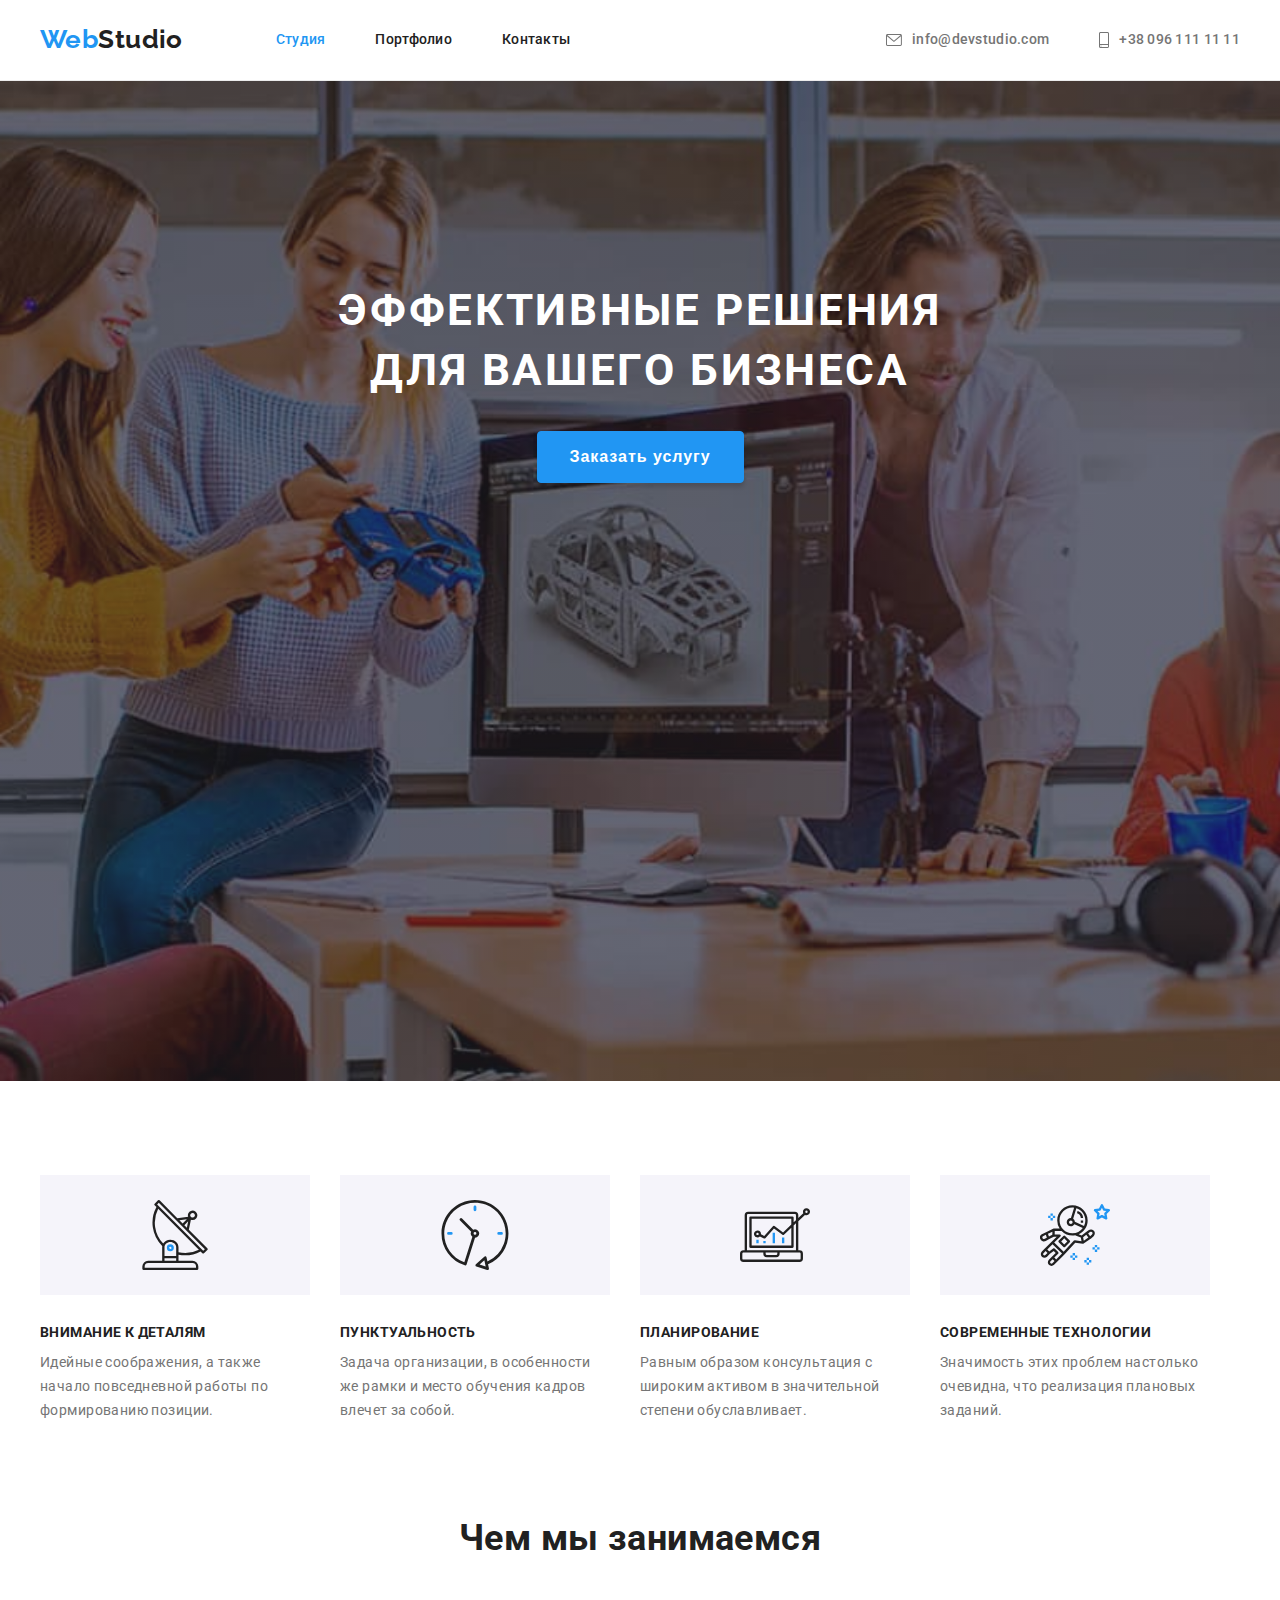
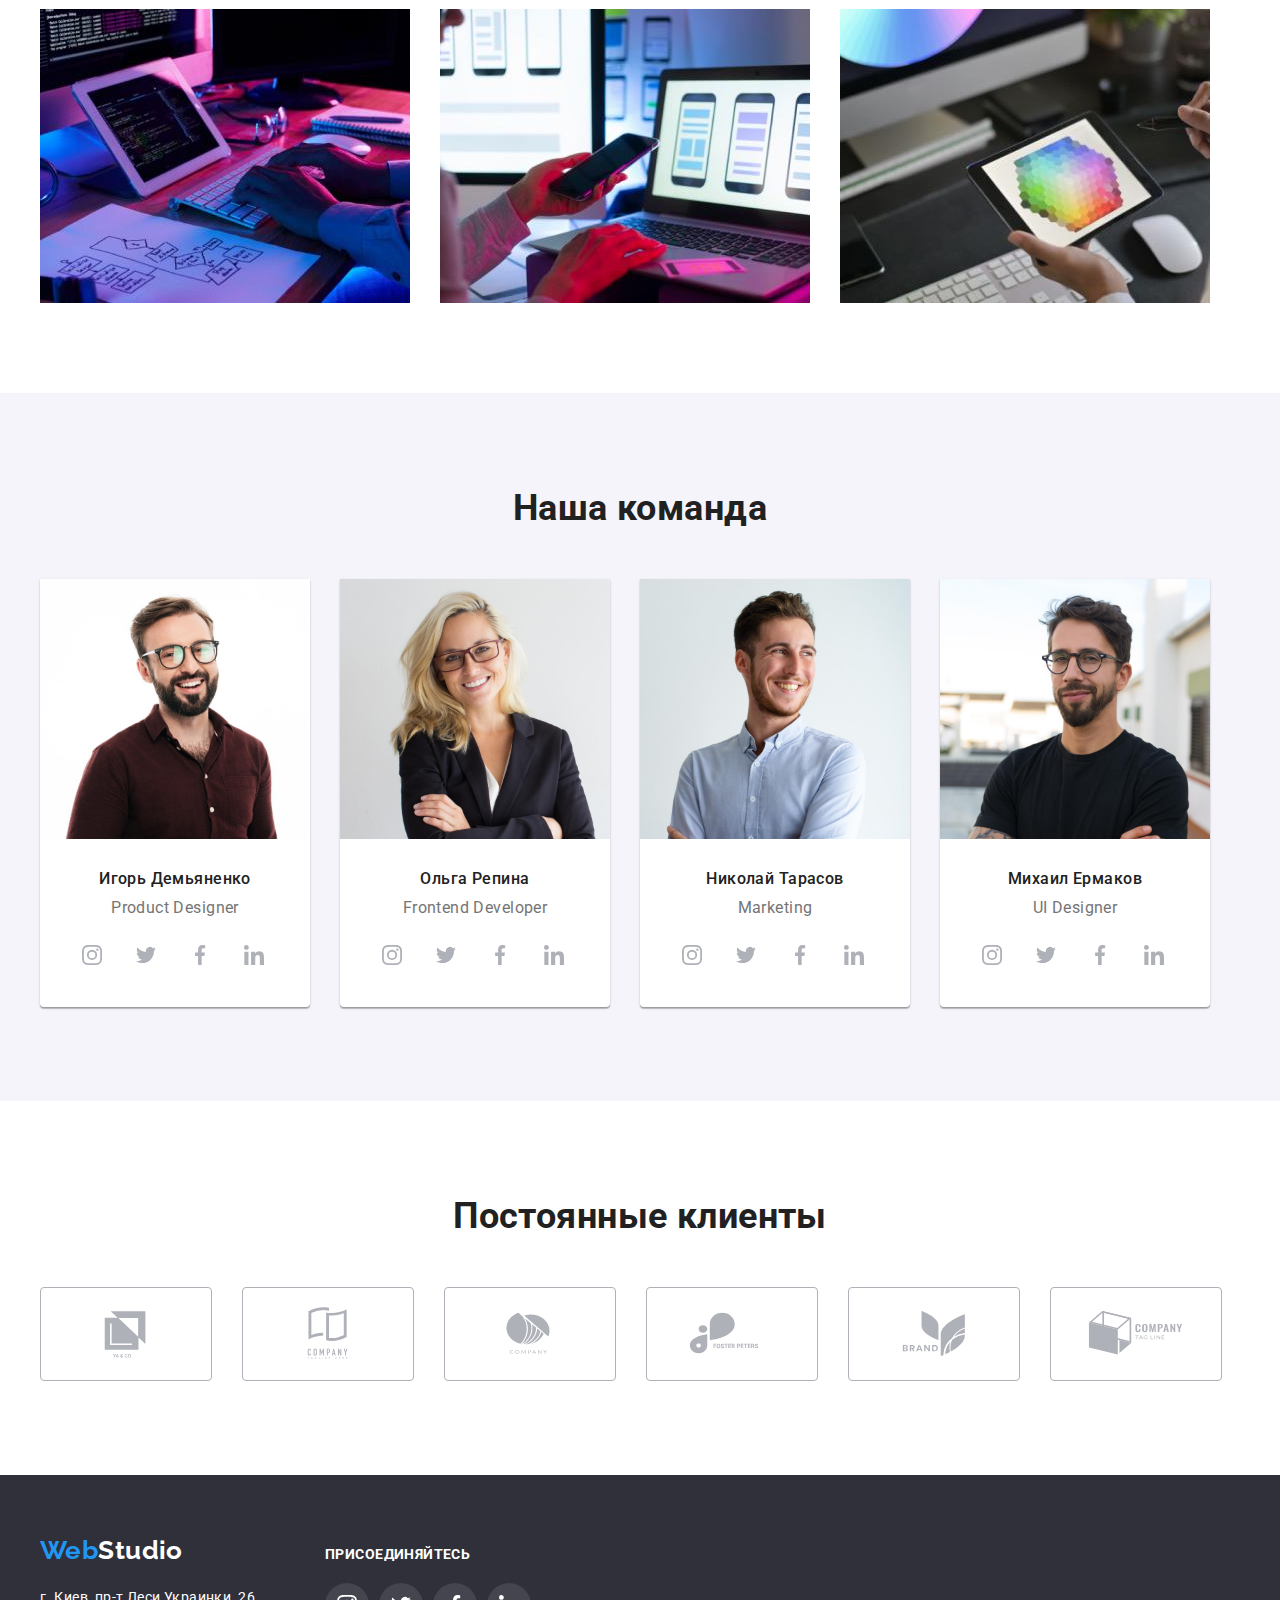
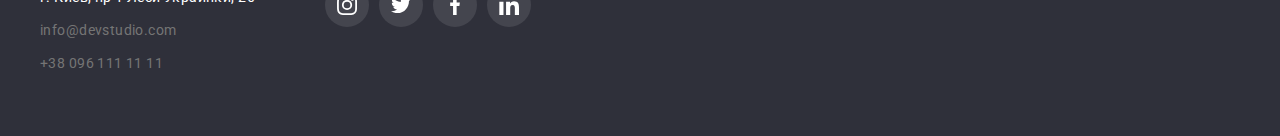
<file: index.html>
<!DOCTYPE html>
<html lang="ru">
  <head>
    <meta charset="UTF-8" />
    <meta http-equiv="X-UA-Compatible" content="IE=edge" />
    <meta name="viewport" content="width=device-width, initial-scale=1.0" />
    <title>WEB STUDIO</title>
    <link rel="preconnect" href="https://fonts.googleapis.com" />
    <link rel="preconnect" href="https://fonts.gstatic.com" crossorigin />
    <link
      href="https://fonts.googleapis.com/css2?family=Raleway:wght@700&family=Roboto:wght@400;500;700;900&display=swap"
      rel="stylesheet"
    />
    <link
      rel="stylesheet"
      href="https://cdnjs.cloudflare.com/ajax/libs/modern-normalize/1.1.0/modern-normalize.min.css"
      integrity="sha512-wpPYUAdjBVSE4KJnH1VR1HeZfpl1ub8YT/NKx4PuQ5NmX2tKuGu6U/JRp5y+Y8XG2tV+wKQpNHVUX03MfMFn9Q=="
      crossorigin="anonymous"
      referrerpolicy="no-referrer"
    />
    <link rel="stylesheet" href="./css/styles.css" />
  </head>
  <body>
    <!--High line site-->
    <header class="page-header">
      <div class="conteiner header">
        <!--Name studio-->
        <nav class="site-nav">
          <a href="./index.html" class="logo"><span class="web">Web</span>Studio</a>
          <!--menu navigation-->
          <ul class="site-nav list">
            <li class="site-nav item">
              <a href="./index.html" class="link current">Студия</a>
            </li>
            <li class="site-nav item">
              <a href="./portfolio.html" class="link">Портфолио</a>
            </li>
            <li class="site-nav item">
              <a href="" class="link">Контакты</a>
            </li>
          </ul>
        </nav>
        <!--mail&Telefone-->
        <ul class="contacts list">
          <li class="contacts item">
            <a href="mailto:info@devstudio.com" class="mail">
              <svg class="icon-mail">
                <use href="./images/symbol-defs.svg#icon-mail-icon"></use>
              </svg>
              info@devstudio.com</a
            >
          </li>
          <li class="contacts item">
            <a href="tel:+380961111111" class="tel">
              <svg class="icon-tel">
                <use href="./images/symbol-defs.svg#icon-icon-tel"></use>
              </svg>
              +38 096 111 11 11</a
            >
          </li>
        </ul>
      </div>
    </header>
    <main>
      <!--Shapka-->
      <section class="hero overlay">
        <div class="conteiner">
          <h1 class="hero-title">Эффективные решения для вашего бизнеса</h1>
          <button type="button" class="button">Заказать услугу</button>
        </div>
      </section>
      <!--Peculiarities-->
      <section class="peculiarities">
        <div class="conteiner">
          <h2 class="section-title visually-hidden">Особенности</h2>
          <ul class="section list">
            <li class="peculiarities-item attention">
              <div class="icon-peculiarities">
                <svg class="icon-item-peculiarities">
                  <use href="./images/symbol-defs.svg#icon-antenna"></use>
                </svg>
              </div>
              <h3 class="title">Внимание к деталям</h3>
              <p class="discription">
                Идейные соображения, а также начало повседневной работы по формированию позиции.
              </p>
            </li>
            <li class="peculiarities-item punctuality">
              <div class="icon-peculiarities">
                <svg class="icon-item-peculiarities">
                  <use href="./images/symbol-defs.svg#icon-clock"></use>
                </svg>
              </div>
              <h3 class="title">Пунктуальность</h3>
              <p class="discription">
                Задача организации, в особенности же рамки и место обучения кадров влечет за собой.
              </p>
            </li>
            <li class="peculiarities-item planning">
              <div class="icon-peculiarities">
                <svg class="icon-item-peculiarities">
                  <use href="./images/symbol-defs.svg#icon-diagram"></use>
                </svg>
              </div>
              <h3 class="title">Планирование</h3>
              <p class="discription">
                Равным образом консультация с широким активом в значительной степени обуславливает.
              </p>
            </li>
            <li class="peculiarities-item technology">
              <div class="icon-peculiarities">
                <svg class="icon-item-peculiarities">
                  <use href="./images/symbol-defs.svg#icon-astronaut"></use>
                </svg>
              </div>
              <h3 class="title">Современные технологии</h3>
              <p class="discription">
                Значимость этих проблем настолько очевидна, что реализация плановых заданий.
              </p>
            </li>
          </ul>
        </div>
      </section>
      <!--What are we doing-->
      <section class="works">
        <div class="conteiner">
          <h2 class="section-title">Чем мы занимаемся</h2>
          <ul class="work list">
            <li class="work-list-process">
              <img class="work-process" src="./images/box1.jpg" alt="описание1" width="370" />
            </li>
            <li class="work-list-process">
              <img class="work-process" src="./images/box2.jpg" alt="описание2" width="370" />
            </li>
            <li class="work-list-process">
              <img class="work-process" src="./images/box3.jpg" alt="описание3" width="370" />
            </li>
          </ul>
        </div>
      </section>
      <!--Our team-->
      <section class="team">
        <div class="conteiner">
          <h2 class="section-title">Наша команда</h2>
          <ul class="team list">
            <li class="team-list-card">
              <img
                class="team list image"
                src="./images/img.jpg"
                alt="Игорь Демьяненко"
                width="270"
              />
              <div class="team-card-disc">
                <h3 class="name">Игорь Демьяненко</h3>
                <p class="discription">Product Designer</p>
                <ul class="team list network">
                  <li class="network-item">
                    <a href="" class="link-network">
                      <svg class="icon-network">
                        <use href="./images/symbol-defs.svg#icon-instagram"></use>
                      </svg>
                    </a>
                  </li>
                  <li class="network-item">
                    <a href="" class="link-network">
                      <svg class="icon-network">
                        <use href="./images/symbol-defs.svg#icon-twitter"></use>
                      </svg>
                    </a>
                  </li>
                  <li class="network-item">
                    <a href="" class="link-network">
                      <svg class="icon-network">
                        <use href="./images/symbol-defs.svg#icon-facebook"></use>
                      </svg>
                    </a>
                  </li>
                  <li class="network-item">
                    <a href="" class="link-network">
                      <svg class="icon-network">
                        <use href="./images/symbol-defs.svg#icon-linkedin"></use>
                      </svg>
                    </a>
                  </li>
                </ul>
              </div>
            </li>
            <li class="team-list-card">
              <img
                class="team list image"
                src="./images/img_2.jpg"
                alt="Ольга Репина"
                width="270"
              />
              <div class="team-card-disc">
                <h3 class="name">Ольга Репина</h3>
                <p class="discription">Frontend Developer</p>
                <ul class="team list network">
                  <li class="network-item">
                    <a href="" class="link-network">
                      <svg class="icon-network">
                        <use href="./images/symbol-defs.svg#icon-instagram"></use>
                      </svg>
                    </a>
                  </li>
                  <li class="network-item">
                    <a href="" class="link-network">
                      <svg class="icon-network">
                        <use href="./images/symbol-defs.svg#icon-twitter"></use>
                      </svg>
                    </a>
                  </li>
                  <li class="network-item">
                    <a href="" class="link-network">
                      <svg class="icon-network">
                        <use href="./images/symbol-defs.svg#icon-facebook"></use>
                      </svg>
                    </a>
                  </li>
                  <li class="network-item">
                    <a href="" class="link-network">
                      <svg class="icon-network">
                        <use href="./images/symbol-defs.svg#icon-linkedin"></use>
                      </svg>
                    </a>
                  </li>
                </ul>
              </div>
            </li>
            <li class="team-list-card">
              <img
                class="team list image"
                src="./images/img_3.jpg"
                alt="Николай Тарасов"
                width="270"
              />
              <div class="team-card-disc">
                <h3 class="name">Николай Тарасов</h3>
                <p class="discription">Marketing</p>
                <ul class="team list network">
                  <li class="network-item">
                    <a href="" class="link-network">
                      <svg class="icon-network">
                        <use href="./images/symbol-defs.svg#icon-instagram"></use>
                      </svg>
                    </a>
                  </li>
                  <li class="network-item">
                    <a href="" class="link-network">
                      <svg class="icon-network">
                        <use href="./images/symbol-defs.svg#icon-twitter"></use>
                      </svg>
                    </a>
                  </li>
                  <li class="network-item">
                    <a href="" class="link-network">
                      <svg class="icon-network">
                        <use href="./images/symbol-defs.svg#icon-facebook"></use>
                      </svg>
                    </a>
                  </li>
                  <li class="network-item">
                    <a href="" class="link-network">
                      <svg class="icon-network">
                        <use href="./images/symbol-defs.svg#icon-linkedin"></use>
                      </svg>
                    </a>
                  </li>
                </ul>
              </div>
            </li>
            <li class="team-list-card">
              <img
                class="team list image"
                src="./images/img_4.jpg"
                alt="Михаил Ермаков"
                width="270"
              />
              <div class="team-card-disc">
                <h3 class="name">Михаил Ермаков</h3>
                <p class="discription">UI Designer</p>
                <ul class="team list network">
                  <li class="network-item">
                    <a href="" class="link-network">
                      <svg class="icon-network">
                        <use href="./images/symbol-defs.svg#icon-instagram"></use>
                      </svg>
                    </a>
                  </li>
                  <li class="network-item">
                    <a href="" class="link-network">
                      <svg class="icon-network">
                        <use href="./images/symbol-defs.svg#icon-twitter"></use>
                      </svg>
                    </a>
                  </li>
                  <li class="network-item">
                    <a href="" class="link-network">
                      <svg class="icon-network">
                        <use href="./images/symbol-defs.svg#icon-facebook"></use>
                      </svg>
                    </a>
                  </li>
                  <li class="network-item">
                    <a href="" class="link-network">
                      <svg class="icon-network">
                        <use href="./images/symbol-defs.svg#icon-linkedin"></use>
                      </svg>
                    </a>
                  </li>
                </ul>
              </div>
            </li>
          </ul>
        </div>
      </section>
      <!-- Section our clients -->
      <section class="clients">
        <div class="conteiner">
          <h2 class="section-title">Постоянные клиенты</h2>
          <ul class="clients list">
            <li class="clients-list-item">
              <a href="" class="link-clients">
                <svg class="icon-clients">
                  <use href="./images/symbol-defs.svg#icon-logo-yaco"></use>
                </svg>
              </a>
            </li>
            <li class="clients-list-item">
              <a href="" class="link-clients">
                <svg class="icon-clients">
                  <use href="./images/symbol-defs.svg#icon-logo-company-teg-line"></use>
                </svg>
              </a>
            </li>
            <li class="clients-list-item">
              <a href="" class="link-clients">
                <svg class="icon-clients">
                  <use href="./images/symbol-defs.svg#icon-logo-company"></use>
                </svg>
              </a>
            </li>
            <li class="clients-list-item">
              <a href="" class="link-clients">
                <svg class="icon-clients">
                  <use href="./images/symbol-defs.svg#icon-logo-foster-peters"></use>
                </svg>
              </a>
            </li>
            <li class="clients-list-item">
              <a href="" class="link-clients">
                <svg class="icon-clients">
                  <use href="./images/symbol-defs.svg#icon-logo-brand"></use>
                </svg>
              </a>
            </li>
            <li class="clients-list-item">
              <a href="" class="link-clients">
                <svg class="icon-clients">
                  <use href="./images/symbol-defs.svg#icon-logo-companytl"></use>
                </svg>
              </a>
            </li>
          </ul>
        </div>
      </section>
    </main>
    <footer class="footer">
      <div class="conteiner social-icons">
        <div class="logo-address">
          <!--Name studio-->
          <a href="./index.html" class="logo-footer"><span class="web">Web</span>Studio</a>
          <!-- address -->
          <address class="adress">
            <ul class="adress list">
              <li class="adress-list-item">
                <a
                  href="https://goo.gl/maps/HPNhDswtwEFeR7fT9"
                  target="_blank"
                  rel="noopener noreferrer"
                  class="adress-post"
                  >г. Киев, пр-т Леси Украинки, 26</a
                >
              </li>
              <li class="adress-list-item">
                <a href="mailto:info@devstudio.com" class="mail">info@devstudio.com</a>
              </li>
              <li class="adress-list-item">
                <a href="tel:+380961111111" class="tel">+38 096 111 11 11</a>
              </li>
            </ul>
          </address>
        </div>
        <div class="social-links">
          <h2 class="sicial-links-title">присоединяйтесь</h2>
          <ul class="social-links list">
            <li class="social-list-items">
              <a href="" class="links-social-icon">
                <svg class="icon"><use href="./images/symbol-defs.svg#icon-instagram"></use></svg>
              </a>
            </li>
            <li class="social-list-items">
              <a href="" class="links-social-icon">
                <svg class="icon"><use href="./images/symbol-defs.svg#icon-twitter"></use></svg>
              </a>
            </li>
            <li class="social-list-items">
              <a href="" class="links-social-icon">
                <svg class="icon"><use href="./images/symbol-defs.svg#icon-facebook"></use></svg>
              </a>
            </li>
            <li class="social-list-items">
              <a href="" class="links-social-icon">
                <svg class="icon"><use href="./images/symbol-defs.svg#icon-linkedin"></use></svg>
              </a>
            </li>
          </ul>
        </div>
      </div>
    </footer>
  </body>
</html>
</file>
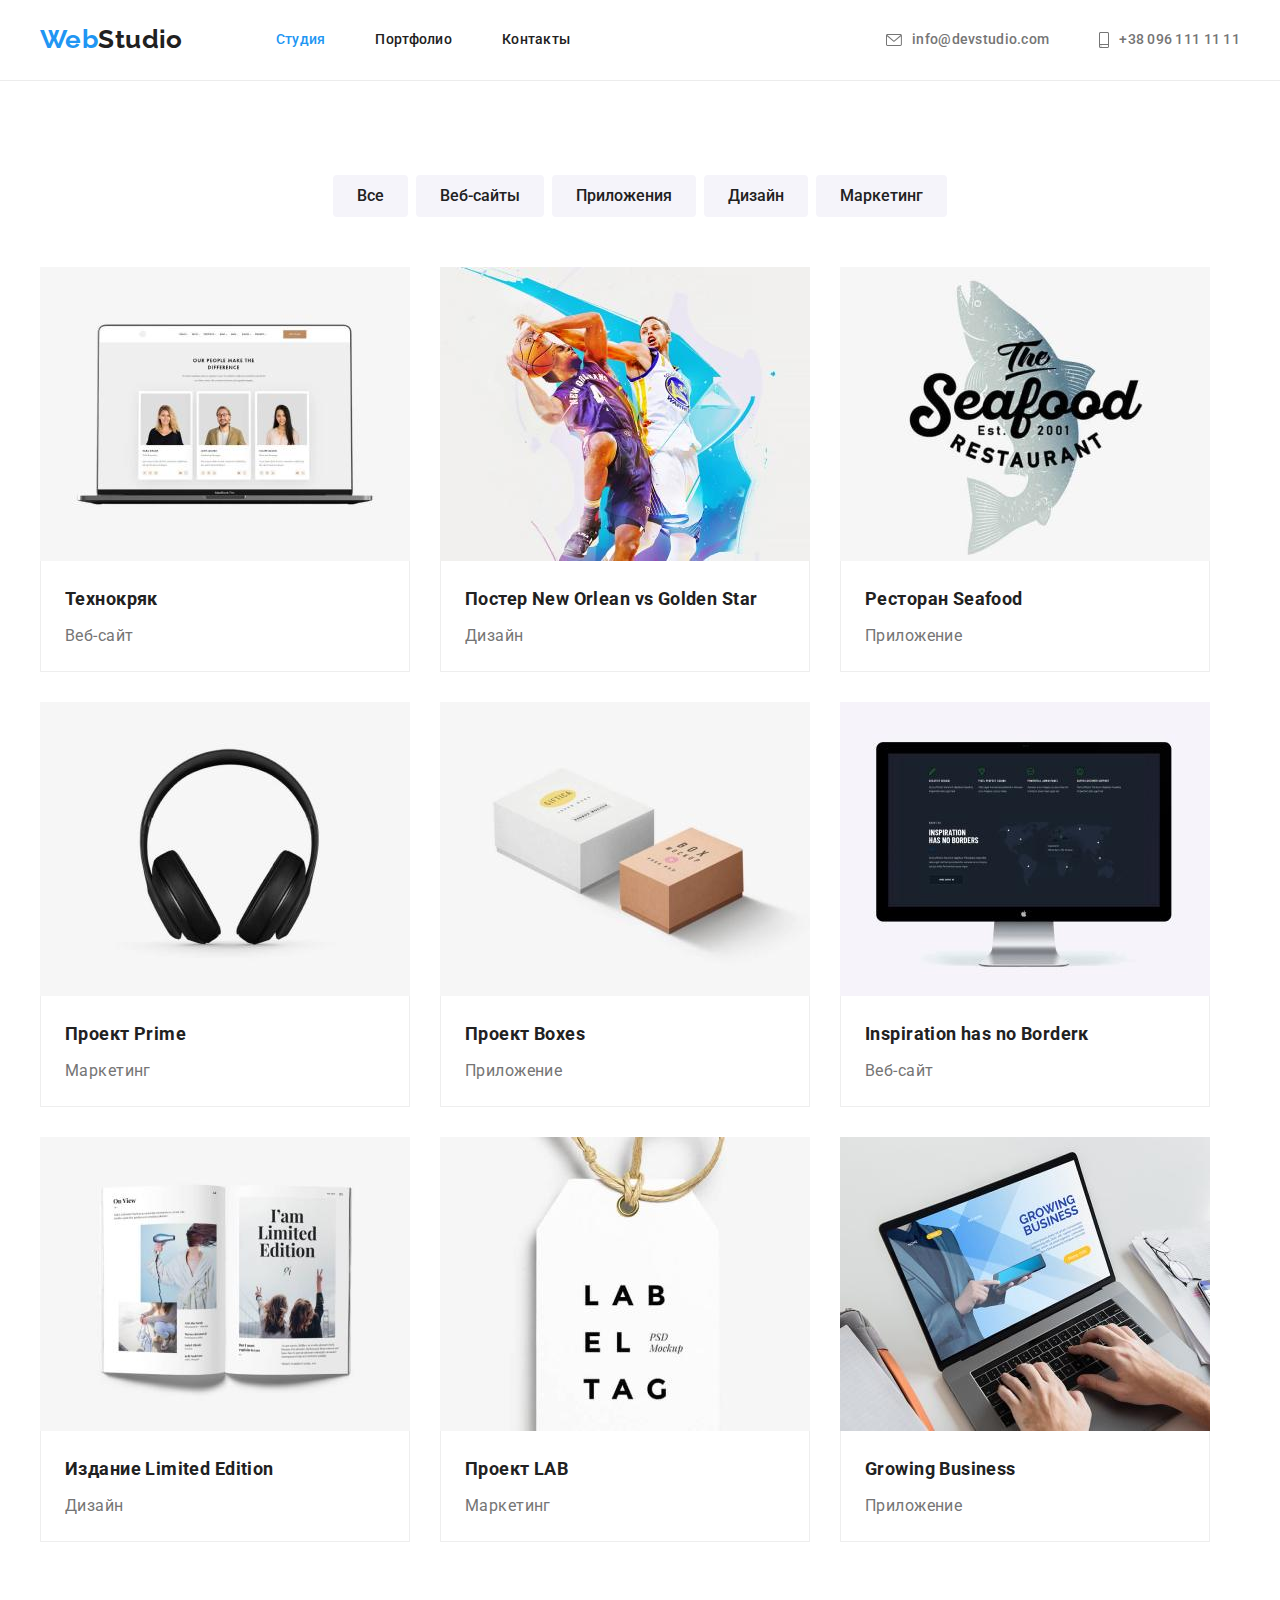
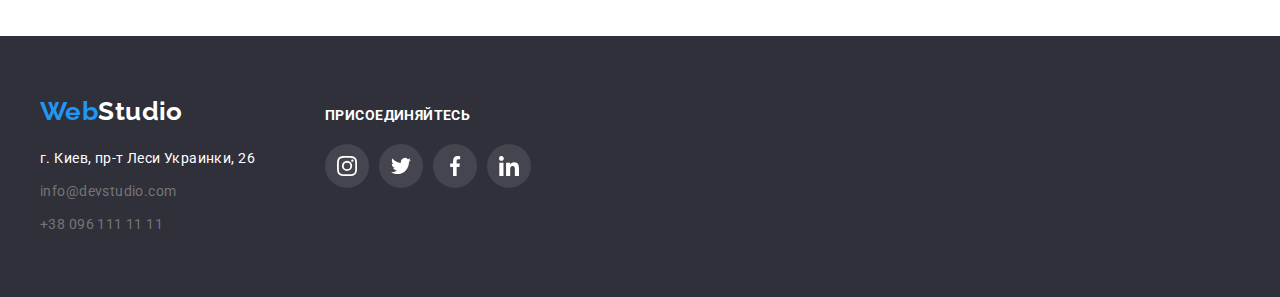
<file: portfolio.html>
<!DOCTYPE html>
<html lang="ru">
  <head>
    <meta charset="UTF-8" />
    <meta http-equiv="X-UA-Compatible" content="IE=edge" />
    <meta name="viewport" content="width=device-width, initial-scale=1.0" />
    <title>Портфолио</title>
    <link rel="preconnect" href="https://fonts.googleapis.com" />
    <link rel="preconnect" href="https://fonts.gstatic.com" crossorigin />
    <link
      href="https://fonts.googleapis.com/css2?family=Raleway:wght@700&family=Roboto:wght@400;500;700;900&display=swap"
      rel="stylesheet"
    />
    <link
      rel="stylesheet"
      href="https://cdnjs.cloudflare.com/ajax/libs/modern-normalize/1.1.0/modern-normalize.min.css"
      integrity="sha512-wpPYUAdjBVSE4KJnH1VR1HeZfpl1ub8YT/NKx4PuQ5NmX2tKuGu6U/JRp5y+Y8XG2tV+wKQpNHVUX03MfMFn9Q=="
      crossorigin="anonymous"
      referrerpolicy="no-referrer"
    />
    <link rel="stylesheet" href="./css/styles.css" />
  </head>
  <body>
    <!--High line site-->
    <header class="page-header">
      <div class="conteiner header">
        <!--Name studio-->
        <nav class="site-nav">
          <a href="./index.html" class="logo"><span class="web">Web</span>Studio</a>
          <!--menu navigation-->
          <ul class="site-nav list">
            <li class="site-nav item">
              <a href="./index.html" class="link current">Студия</a>
            </li>
            <li class="site-nav item">
              <a href="./portfolio.html" class="link">Портфолио</a>
            </li>
            <li class="site-nav item">
              <a href="" class="link">Контакты</a>
            </li>
          </ul>
        </nav>
        <!--mail&Telefone-->
        <ul class="contacts list">
          <li class="contacts item">
            <a href="mailto:info@devstudio.com" class="mail">
              <svg class="icon-mail">
                <use href="./images/symbol-defs.svg#icon-mail-icon"></use>
              </svg>
              info@devstudio.com</a
            >
          </li>
          <li class="contacts item">
            <a href="tel:+380961111111" class="tel">
              <svg class="icon-tel">
                <use href="./images/symbol-defs.svg#icon-icon-tel"></use>
              </svg>
              +38 096 111 11 11</a
            >
          </li>
        </ul>
      </div>
    </header>
    <main>
      <section class="work-section">
        <div class="conteiner">
          <h1 class="title visually-hidden">Примеры работ</h1>
          <ul class="filtr">
            <li class="filtr-item">
              <button type="button" class="filtr-btn active">Все</button>
            </li>
            <li class="filtr-item">
              <button type="button" class="filtr-btn active">Веб-сайты</button>
            </li>
            <li class="filtr-item">
              <button type="button" class="filtr-btn active">Приложения</button>
            </li>
            <li class="filtr-item">
              <button type="button" class="filtr-btn active">Дизайн</button>
            </li>
            <li class="filtr-item">
              <button type="button" class="filtr-btn active">Маркетинг</button>
            </li>
          </ul>
          <ul class="work list pages">
            <li class="item">
              <a href="" class="link">
                <img class="work-images" src="./images/p1.jpg" alt="сайт" width="370" />
                <div class="item-discript">
                  <h3 class="work-title">Технокряк</h3>
                  <p class="work-dicript">Веб-сайт</p>
                </div>
              </a>
            </li>
            <li class="item">
              <a href="" class="link">
                <img
                  class="work-images"
                  src="./images/p2.jpg"
                  alt="Постер New Orlean vs Golden Star"
                  width="370"
                />
                <div class="item-discript">
                  <h3 class="work-title">Постер New Orlean vs Golden Star</h3>
                  <p class="work-dicript">Дизайн</p>
                </div>
              </a>
            </li>
            <li class="item">
              <a href="" class="link">
                <img class="work-images" src="./images/p3.jpg" alt="Ресторан Seafood" width="370" />
                <div class="item-discript">
                  <h3 class="work-title">Ресторан Seafood</h3>
                  <p class="work-dicript">Приложение</p>
                </div>
              </a>
            </li>
            <li class="item">
              <a href="" class="link">
                <img class="work-images" src="./images/p4.jpg" alt="Проект Prime" width="370" />
                <div class="item-discript">
                  <h3 class="work-title">Проект Prime</h3>
                  <p class="work-dicript">Маркетинг</p>
                </div>
              </a>
            </li>
            <li class="item">
              <a href="" class="link">
                <img class="work-images" src="./images/p5.jpg" alt="Проект Boxes" width="370" />
                <div class="item-discript">
                  <h3 class="work-title">Проект Boxes</h3>
                  <p class="work-dicript">Приложение</p>
                </div>
              </a>
            </li>
            <li class="item">
              <a href="" class="link">
                <img class="work-images" src="./images/p6.jpg" alt="Веб-сайт" width="370" />
                <div class="item-discript">
                  <h3 class="work-title">Inspiration has no Borderк</h3>
                  <p class="work-dicript">Веб-сайт</p>
                </div>
              </a>
            </li>
            <li class="item">
              <a href="" class="link">
                <img
                  class="work-images"
                  src="./images/p7.jpg"
                  alt="Издание Limited Edition"
                  width="370"
                />
                <div class="item-discript">
                  <h3 class="work-title">Издание Limited Edition</h3>
                  <p class="work-dicript">Дизайн</p>
                </div>
              </a>
            </li>
            <li class="item">
              <a href="" class="link">
                <img class="work-images" src="./images/p8.jpg" alt="Проект LAB" width="370" />
                <div class="item-discript">
                  <h3 class="work-title">Проект LAB</h3>
                  <p class="work-dicript">Маркетинг</p>
                </div>
              </a>
            </li>
            <li class="item">
              <a href="" class="link">
                <img class="work-images" src="./images/p9.jpg" alt="сайт" width="370" />
                <div class="item-discript">
                  <h3 class="work-title">Growing Business</h3>
                  <p class="work-dicript">Приложение</p>
                </div>
              </a>
            </li>
          </ul>
        </div>
      </section>
    </main>
    <footer class="footer">
      <div class="conteiner social-icons">
        <div class="logo-address">
          <!--Name studio-->
          <a href="./index.html" class="logo-footer"><span class="web">Web</span>Studio</a>
          <!-- address -->
          <address class="adress">
            <ul class="adress list">
              <li class="adress-list-item">
                <a
                  href="https://goo.gl/maps/HPNhDswtwEFeR7fT9"
                  target="_blank"
                  rel="noopener noreferrer"
                  class="adress-post"
                  >г. Киев, пр-т Леси Украинки, 26</a
                >
              </li>
              <li class="adress-list-item">
                <a href="mailto:info@devstudio.com" class="mail">info@devstudio.com</a>
              </li>
              <li class="adress-list-item">
                <a href="tel:+380961111111" class="tel">+38 096 111 11 11</a>
              </li>
            </ul>
          </address>
        </div>
        <div class="social-links">
          <h2 class="sicial-links-title">присоединяйтесь</h2>
          <ul class="social-links list">
            <li class="social-list-items">
              <a href="" class="links-social-icon">
                <svg class="icon"><use href="./images/symbol-defs.svg#icon-instagram"></use></svg>
              </a>
            </li>
            <li class="social-list-items">
              <a href="" class="links-social-icon">
                <svg class="icon"><use href="./images/symbol-defs.svg#icon-twitter"></use></svg>
              </a>
            </li>
            <li class="social-list-items">
              <a href="" class="links-social-icon">
                <svg class="icon"><use href="./images/symbol-defs.svg#icon-facebook"></use></svg>
              </a>
            </li>
            <li class="social-list-items">
              <a href="" class="links-social-icon">
                <svg class="icon"><use href="./images/symbol-defs.svg#icon-linkedin"></use></svg>
              </a>
            </li>
          </ul>
        </div>
      </div>
    </footer>
  </body>
</html>
</file>
<file: css/styles.css>
:root {
  --primary-text-color: #212121;
  --title-text-color: #757575;
  --accent-color: #2196f3;
  --primary-white-color: #ffffff;
  --button-color: #f5f4fa;
}

body {
  margin: 0;
  background-color: var(--primary-white-color);
  color: var(--primary-text-color);
  font-family: Roboto, sans-serif;
  font-size: 14px;
  letter-spacing: 0.03em;
}

/*убираем точки в списках*/
.list {
  padding: 0;
  margin: 0;
  list-style: none;
}
/* скрываем заголовки */
.visually-hidden {
  position: absolute;
  white-space: nowrap;
  width: 1px;
  height: 1px;
  overflow: hidden;
  border: 0;
  padding: 0;
  clip: rect(0 0 0 0);
  clip-path: inset(50%);
  margin: -1px;
}
/* Убираем нижненн подчеркивание у ссылок */
.link {
  text-decoration: none;
}
/* Заголовки 2 уровня */
.section-title {
  padding: 0;
  margin: 0;
  margin-bottom: 50px;
  font-size: 36px;
  line-height: 1.17;
  text-align: center;
}
/*style header*/
.header {
  display: flex;
  align-items: center;
}
.conteiner {
  width: 1200px;
  margin: 0 auto;
  padding: 0 15px;
  /* outline: 2px solid tomato; */
}
.page-header {
  /* outline: 2px solid tomato; */
  border-bottom: 1px solid #ececec;
}
.logo {
  display: block;
  padding-top: 24px;
  padding-bottom: 25px;
  margin-right: 93px;
  /* outline: 2px solid tomato; */
  color: var(--primary-text-color);
  text-decoration: none;
  font-family: Raleway, sans-serif;
  font-weight: 700;
  font-size: 26px;
  line-height: 1.19;
}
.web {
  color: #2196f3;
}
.site-nav {
  display: flex;
}

.site-nav .item:not(:last-child) {
  margin-right: 50px;
}
.site-nav .link {
  display: block;
  padding-top: 32px;
  padding-bottom: 32px;
  /* outline: 2px solid tomato; */
}
/*style menu-nav*/
.site-nav .link {
  color: var(--primary-text-color);
  font-weight: 500;
  line-height: 1.14;
  letter-spacing: 0.02em;
}
.site-nav .link.current {
  color: var(--accent-color);
}
.site-nav .link:hover,
.site-nav .link:focus {
  color: var(--accent-color);
}
/* Style contacts */
.contacts.list {
  display: flex;
  margin-left: auto;
}
.contacts.list .contacts.item + .contacts.item {
  margin-left: 50px;
}
.mail,
.tel {
  display: flex;
  align-items: center;
}
/* Добавление иконок */
.icon-mail {
  width: 16px;
  height: 12px;
  margin-right: 10px;
  fill: var(--title-text-color);
}
.icon-tel {
  width: 10px;
  height: 16px;
  margin-right: 10px;
  fill: var(--title-text-color);
}
/* .icon-mail:hover,
.icon-tel:hover {
  fill: var(--accent-color);
} */

/* .mail::before {
  display: inline-block;
  content: '';
  width: 16px;
  height: 12px;
  margin-right: 10px;
  background-image: url('../images/mail-icon.svg');
  background-size: contain;
}
.tel::before {
  display: inline-block;
  content: '';
  width: 16px;
  height: 12px;
  margin-right: 10px;
  background-image: url('../images/icon-tel.svg');
  background-size: contain;
} */

/* Конец добавление иконок */

.contacts.list .mail {
  /* outline: 2px solid tomato; */
  padding-top: 32px;
  padding-bottom: 32px;
  color: var(--title-text-color);
  text-decoration: none;
  font-weight: 500;
  line-height: 1.14;
  letter-spacing: 0.02em;
}
.contacts.list .tel {
  /* outline: 2px solid tomato; */
  padding-top: 32px;
  padding-bottom: 32px;
  color: var(--title-text-color);
  text-decoration: none;
  font-weight: 500;
  line-height: 1.14;
  letter-spacing: 0.02em;
}
.contacts.list .mail:hover .icon-mail,
.contacts.list .mail:focus .icon-mail {
  fill: var(--accent-color);
}
.contacts.list .mail:hover,
.contacts.list .mail:focus {
  color: var(--accent-color);
}
.contacts.list .tel:hover .icon-tel,
.contacts.list .tel:focus .icon-tel {
  fill: var(--accent-color);
}
.contacts.list .tel:hover,
.contacts.list .tel:focus {
  color: var(--accent-color);
}

/* Style main content*/
/* Style section Hero */
.hero {
  background-color: #2f303a;
  text-align: center;
  padding-top: 200px;
  padding-bottom: 200px;
  /* background-image: linear-gradient(to right, rgba(47, 48, 58, 0.4), rgba(47, 48, 58, 0.4)),
    url('../images/bg-img-hero.jpg');
  background-repeat: no-repeat;
  background-position: 50% 50%;
  background-size: cover; */
}
.overlay {
  max-width: 1600px;
  height: 600px;
  margin-left: auto;
  margin-right: auto;
  background-image: linear-gradient(to right, rgba(47, 48, 58, 0.4), rgba(47, 48, 58, 0.4)),
    url('../images/bg-img-hero.jpg');
  background-repeat: no-repeat;
  background-position: center;
  background-size: cover;
}
.hero-title {
  margin-top: 0;
  width: 696px;
  margin: 0 auto;
  margin-bottom: 30px;
  color: var(--primary-white-color);
  font-size: 44px;
  line-height: 1.36;
  letter-spacing: 0.06em;
  text-transform: uppercase;
}
.button {
  display: inline-block;
  border-radius: 4px;
  padding: 10px 32px;
  min-width: 200px;
  font-weight: 700;
  text-align: center;
  letter-spacing: 0.06em;
  font-size: 16px;
  line-height: 1.88;
  box-shadow: 0px 4px 4px rgba(0, 0, 0, 0.15);
  background-color: var(--accent-color);
  color: var(--primary-white-color);
  border: 1px solid;
  border-color: var(--accent-color);
  cursor: pointer;
}
.button:hover,
.button:focus {
  border-color: var(--primary-white-color);
}
/* Style Peculiarities*/
.peculiarities {
  padding-top: 94px;
  padding-bottom: 94px;
}
.section.list {
  display: flex;
}
.peculiarities-item {
  width: 270px;
}
.peculiarities-item:not(:last-child) {
  margin-right: 30px;
}
/* Добавление иконок svg с помощью псевдоэлемента before
как background-image */
/* .peculiarities-item::before {
  display: block;
  content: '';
  height: 120px;
  margin-bottom: 30px;
  background-color: #f5f4fa;
  border-radius: 4px; */
/* background-size: contain; на весь блок */
/* background-repeat: no-repeat;
  background-position: center; */
/* }
.peculiarities-item.attention::before {
  background-image: url('../images/antenna.svg');
}
.peculiarities-item.punctuality::before {
  background-image: url('../images/clock.svg');
}
.peculiarities-item.planning::before {
  background-image: url('../images/diagram.svg');
}
.peculiarities-item.technology::before {
  background-image: url('../images/astronaut.svg');
} */
/* Конец  */
/* 2-й вариант для иконок svg */

.icon-peculiarities {
  display: flex;
  justify-content: center;
  align-items: center;
  height: 120px;
  margin-bottom: 30px;
  background-color: #f5f4fa;
}
.icon-item-peculiarities {
  width: 70px;
  height: 70px;
}
/* Конец */
.title {
  padding: 0;
  margin: 0;
  margin-bottom: 10px;
  font-size: 14px;
  line-height: 1.14;
  text-transform: uppercase;
  color: var(--primary-text-color);
}
.discription {
  padding: 0;
  margin: 0;
  line-height: 1.71;
  color: var(--title-text-color);
}
/*Style works*/
.works {
  padding-bottom: 90px;
}
.work-process {
  display: block;
}
.work.list {
  display: flex;
}
.work-list-process:not(:last-child) {
  margin-right: 30px;
}
/*Style Our team */
.team .list {
  padding: 0;
}
.team.list.image {
  display: block;
}
.team.list {
  display: flex;
}
.team-list-card {
  background-color: #fff;
  text-align: center;
  box-shadow: 0px 1px 3px rgba(0, 0, 0, 0.12), 0px 1px 1px rgba(0, 0, 0, 0.14),
    0px 2px 1px rgba(0, 0, 0, 0.2);
  border-radius: 0px 0px 4px 4px;
}
.team-list-card:not(:last-child) {
  margin-right: 30px;
}
.team {
  background: #f5f4fa;
  padding-top: 94px;
  padding-bottom: 94px;
}

.team-card-disc {
  padding: 30px;
}
.team.list .name {
  padding: 0;
  margin: 0;
  margin-bottom: 10px;
  font-weight: 500;
  font-size: 16px;
  line-height: 1.19;
}
.team.list .discription {
  color: var(--title-text-color);
  font-size: 16px;
  line-height: 1.19;
  margin-bottom: 16px;
}
.team.list.network {
  display: flex;
  margin: 0;
  padding: 0;
  background-color: #fff;
}

.network-item:not(:last-child) {
  margin-right: 10px;
}
.link-network {
  display: flex;
  justify-content: center;
  align-items: center;
  width: 44px;
  height: 44px;
  border-radius: 50%;
  /* outline: 1px solid tomato; */
}
.icon-network {
  width: 20px;
  height: 20px;
  fill: #afb1b8;
}
.link-network:hover .icon-network,
.link-network:focus .icon-network {
  fill: var(--primary-white-color);
}
.link-network:hover,
.link-network:focus {
  background-color: var(--accent-color);
}
/* Style our clients */
.clients {
  padding-top: 94px;
  padding-bottom: 94px;
}
.clients.list {
  display: flex;
  margin: 0;
  padding: 0;
}
.link-clients {
  display: flex;
  justify-content: center;
  align-items: center;
  width: 170px;
  height: 92px;
  border: 1px solid #afb1b8;
  border-radius: 4px;
}
.clients-list-item:not(:last-child) {
  margin-right: 30px;
}
.icon-clients {
  width: 106px;
  height: 60px;
  fill: #afb1b8;
}
.link-clients:hover .icon-clients,
.link-clients:focus .icon-clients {
  fill: var(--accent-color);
}
.link-clients:hover,
.link-clients:focus {
  border-color: var(--accent-color);
}
/*Style footer*/
.footer {
  padding-top: 60px;
  padding-bottom: 60px;
  background-color: #2f303a;
  /* outline: 2px solid tomato; */
}
.adress {
  font-style: normal;
  /* outline: 2px solid tomato; */
}
.logo-footer {
  display: inline-block;
  margin-bottom: 20px;
  color: var(--primary-white-color);
  text-decoration: none;
  font-family: Raleway, sans-serif;
  font-weight: 700;
  font-size: 26px;
  line-height: 1.19;
  /* outline: 2px solid tomato; */
}
.adress-post,
.adress.list .mail {
  display: inline-block;
}
.adress.list .adress-list-item:not(:last-child) {
  margin-bottom: 9px;
}

.adress.list .adress-post {
  color: var(--primary-white-color);
  text-decoration: none;
  line-height: 1.71;
}
.adress.list .mail,
.adress.list .tel {
  color: var(--title-text-color);
  text-decoration: none;
  line-height: 1.71;
}
.adress.list .mail:hover,
.adress.list .mail:focus {
  color: var(--accent-color);
}
.adress.list .tel:hover,
.adress.list .tel:focus {
  color: var(--accent-color);
}
.footer-address-links {
  display: flex;
}
.logo-address {
  margin-right: 70px;
}

.social-icons {
  display: flex;
  align-items: baseline;
}
.social-links.list {
  display: flex;
}
.links-social-icon {
  display: flex;
  justify-content: center;
  align-items: center;
  width: 44px;
  height: 44px;
  border-radius: 50%;
  background: rgba(255, 255, 255, 0.1);
  /* outline: 1px solid tomato; */
}
.social-list-items:not(:last-child) {
  margin-right: 10px;
}
.sicial-links-title {
  margin: 0;
  margin-bottom: 20px;
  font-weight: 700;
  font-size: 14px;
  line-height: 1.14;
  letter-spacing: 0.03em;
  text-transform: uppercase;
  color: #ffffff;
}
.icon {
  width: 20px;
  height: 20px;
  fill: var(--primary-white-color);
}
.links-social-icon:hover,
.links-social-icon:focus {
  background-color: var(--accent-color);
}
/*Style porfolio*/
.work-section {
  padding-top: 94px;
  padding-bottom: 94px;
  /* margin-top: 94px;
  margin-bottom: 94px; */
}
/*Style buttom*/
.filtr {
  padding: 0;
  margin: 0;
  margin-bottom: 50px;
  list-style: none;
  /* outline: 2px solid tomato; */
  display: flex;
  justify-content: center;
  align-content: center;
}
.filtr-item {
  margin-right: 8px;
}
.filtr-item:last-child {
  margin-right: 0;
}
.work-title,
.work-dicript {
  padding: 0;
  margin: 0;
}
.work-images {
  display: block;
  /* margin-bottom: 20px; */
}
.filtr-btn {
  padding: 6px 22px;
  background-color: var(--button-color);
  color: var(--primary-text-color);
  font-family: inherit;
  font-weight: 500;
  font-size: 16px;
  line-height: 1.63;
  cursor: pointer;
  /* box-shadow: 0px 3px 1px rgba(0, 0, 0, 0.1), 0px 1px 2px rgba(0, 0, 0, 0.08),
    0px 2px 2px rgba(0, 0, 0, 0.12); */
  border-radius: 4px;
  border-color: transparent;
}

.filtr-btn.active:hover,
.filtr-btn.active:focus {
  background-color: var(--accent-color);
  color: var(--primary-white-color);
  box-shadow: 0px 3px 1px rgba(0, 0, 0, 0.1), 0px 1px 2px rgba(0, 0, 0, 0.08),
    0px 2px 2px rgba(0, 0, 0, 0.12);
}
.filtr-btn.active:active {
  background-color: var(--accent-color);
  color: var(--primary-white-color);
}
/*Style work list*/
.work.list.pages {
  display: flex;
  flex-wrap: wrap;
}
.item-discript {
  padding: 20px 24px;
  border-right: 1px solid #eeeeee;
  border-bottom: 1px solid #eeeeee;
  border-left: 1px solid #eeeeee;
}
/* .work.list {
   outline: 2px solid tomato; 
} */
/* Идеальное решение при изменении 
размеров контейнера */
.work.list.pages > .item {
  flex-basis: calc((100% - 30px * 3) / 3);
  margin-right: 30px;
  margin-bottom: 30px;
}

/* 2-й вариант решения:
  .work.list.pages > .item {
  width: 370px;
  margin-right: 30px;
  margin-bottom: 30px;
} */
.work.list.pages > .item:nth-child(3n) {
  margin-right: 0;
}
.work.list.pages > .item:nth-last-child(-n + 3) {
  margin-bottom: 0;
}
.work.list.pages .link {
  display: block;
}
.work.list.pages .link:hover,
.work.list.pages .link:focus {
  box-shadow: 0px 1px 1px rgba(0, 0, 0, 0.12), 0px 4px 4px rgba(0, 0, 0, 0.06),
    1px 4px 6px rgba(0, 0, 0, 0.16);
}
.work.list .work-title {
  margin-bottom: 4px;
  color: var(--primary-text-color);
  font-weight: 700;
  font-size: 18px;
  line-height: 2;
}
.work.list .work-dicript {
  color: var(--title-text-color);
  font-weight: 400;
  font-size: 16px;
  line-height: 1.88;
}
</file>
